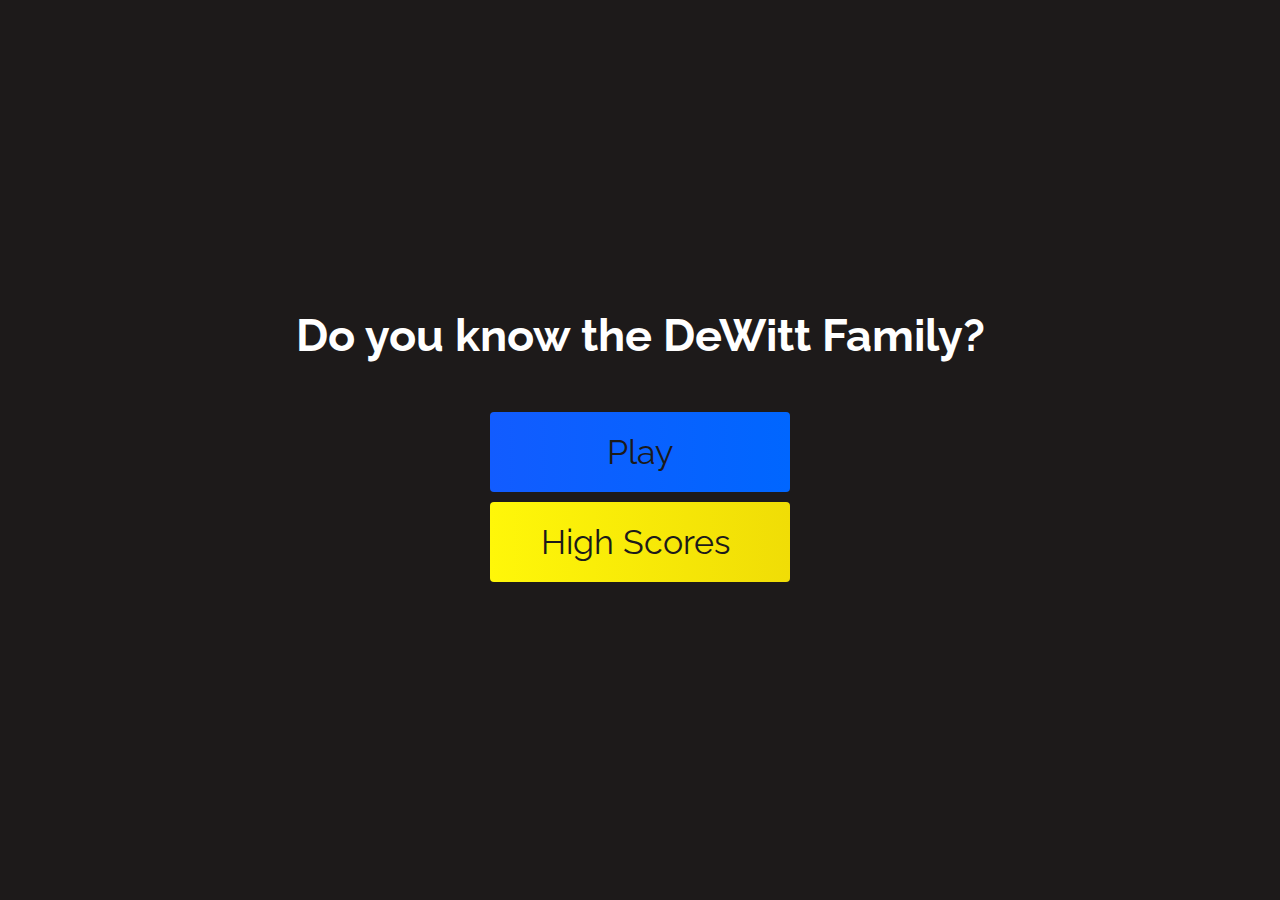
<file: minigame_testing/index.html>
<!DOCTYPE html>
<html lang="en">
<head>
    <meta charset="UTF-8">
    <meta name="viewport" content="width=device-width, initial-scale=1.0">
    <title>Home page</title>
    <link rel="stylesheet" href="style.css">
    <link rel="stylesheet" href="https://use.fontawesome.com/releases/v5.13.1/css/all.css" integrity="sha384-xxzQGERXS00kBmZW/6qxqJPyxW3UR0BPsL4c8ILaIWXva5kFi7TxkIIaMiKtqV1Q" crossorigin="anonymous">
</head>
<body>
    <div class="container">
        <div id="home" class="flex-column flex-center">
            <h1>Do you know the DeWitt Family?</h1>
            <a href="game.html" class="btn">Play</a>
            <a href="highscores.html" id="highscore-btn" class="btn">High Scores<i class="fas fa-crown"></i></a>
        </div>
    </div>
</body>
</html>
</file>
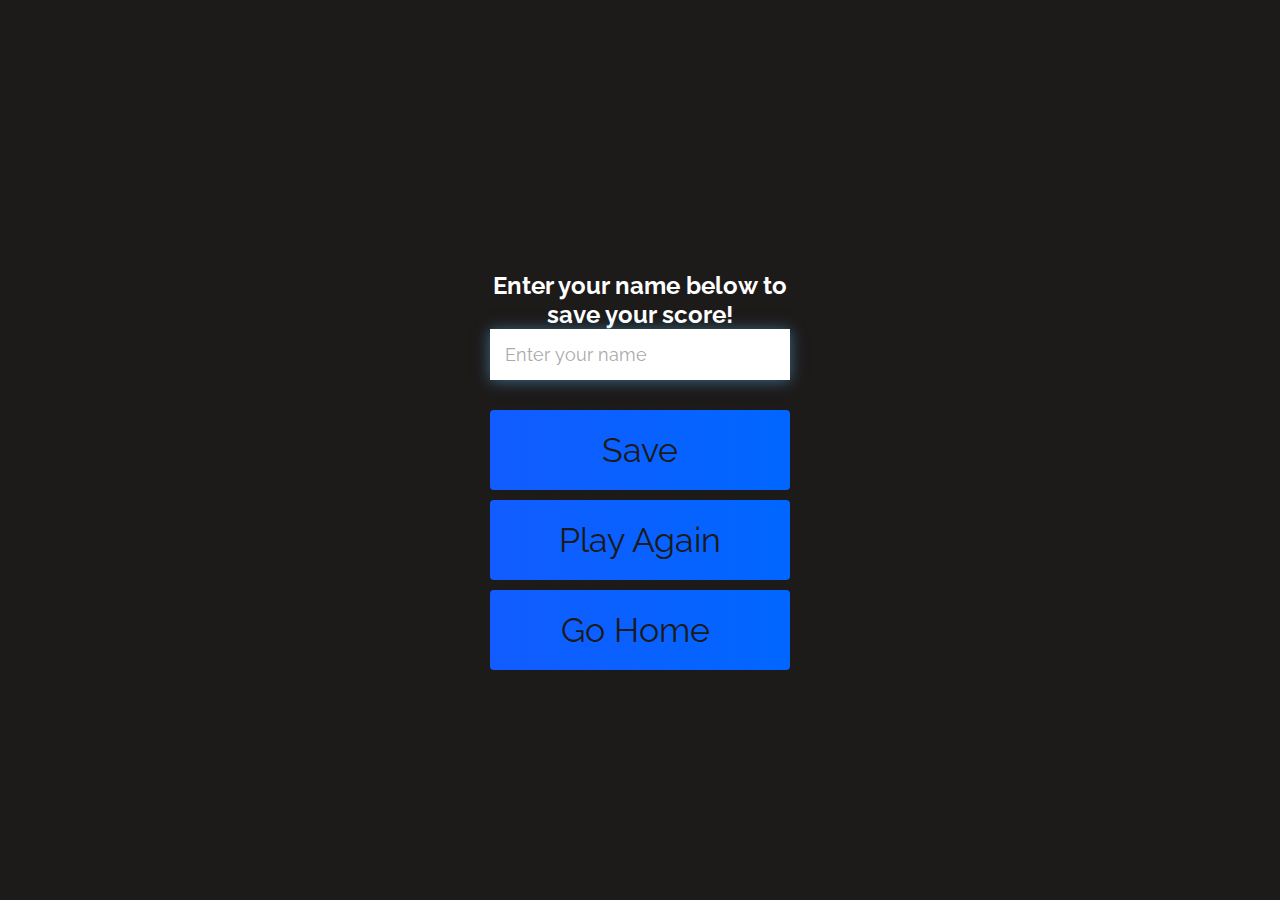
<file: minigame_testing/end.html>
<!DOCTYPE html>
<html lang="en">
<head>
    <meta charset="UTF-8">
    <meta name="viewport" content="width=device-width, initial-scale=1.0">
    <title>Document</title>
    <link rel="stylesheet" href="style.css">
    <link rel="stylesheet" href="https://use.fontawesome.com/releases/v5.13.1/css/all.css" integrity="sha384-xxzQGERXS00kBmZW/6qxqJPyxW3UR0BPsL4c8ILaIWXva5kFi7TxkIIaMiKtqV1Q" crossorigin="anonymous">
</head>
<body>
    <div class="container">
        <div id="end" class="flex-center flex-column">
            <h1 id="finalScore">0</h1>
            <form class="end-form-container">
                <h2 id="end-text">Enter your name below to save your score!</h2>
                <input type="text" name="name" id="username" placeholder="Enter your name">
                <button class="btn" id="saveScoreBtn" type="submit" onclick="saveHighScore(event)" disabled>Save</button>
            </form>
            <a href="game.html" class="btn">Play Again</a>
            <a href="index.html" class="btn">Go Home<i class="fas fa-home"></i></a>
        </div>
    </div>
    <script src="end.js"></script>
</body>
</html>
</file>
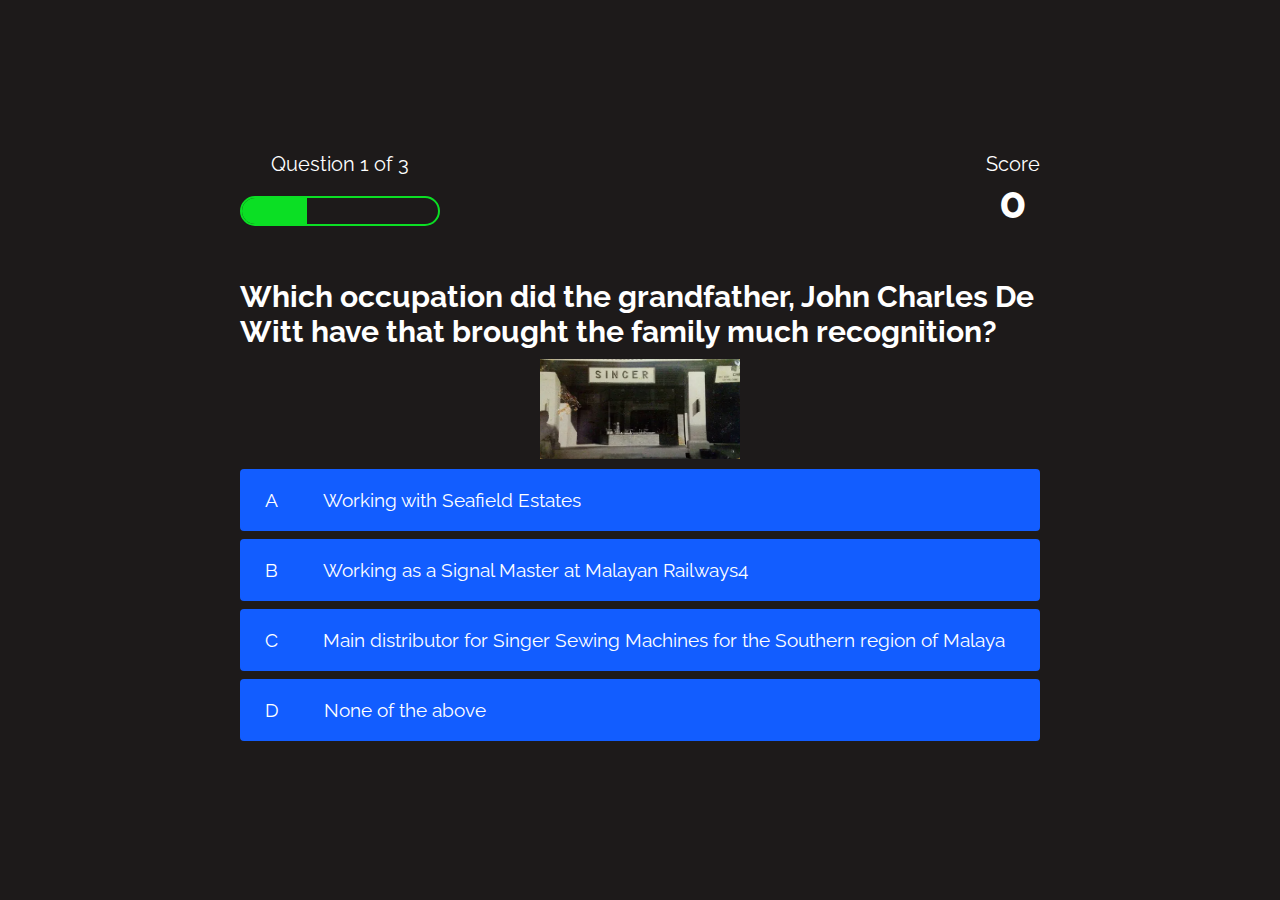
<file: minigame_testing/game.html>
<!DOCTYPE html>
<html lang="en">
<head>
    <meta charset="UTF-8">
    <meta name="viewport" content="width=device-width, initial-scale=1.0">
    <title>Quiz Page</title>
    <link rel="stylesheet" href="style.css">
    <link rel="stylesheet" href="game.css">
</head>
<body>
    <div class="container">
        <div id="game" class="justify-center flex-column">
            <div id="hud">
                <div class="hud-item">
                    <p id="progressText" class="hud-prefix">
                        Question
                    </p>
                    <div id="progressBar">
                        <div id="progressBarFull"></div>
                    </div>
                </div>
                <div class="hud-item">
                    <p class="hud-prefix">
                        Score
                    </p>
                    <h1 class="hud-main-text" id="score">
                        0
                    </h1>
                </div>
            </div>
            <h2 id="question">What is the answer to this question</h2>
            <div class=image-container><img/></div>
            <div class="choice-container">
                <p class="choice-prefix">A</p>
                <p class="choice-text" data-number="1">Choice</p>
            </div>
            <div class="choice-container">
                <p class="choice-prefix">B</p>
                <p class="choice-text" data-number="2">Choice 2</p>
            </div>
            <div class="choice-container">
                <p class="choice-prefix">C</p>
                <p class="choice-text" data-number="3">Choice 3</p>
            </div>
            <div class="choice-container">
                <p class="choice-prefix">D</p>
                <p class="choice-text" data-number="4">Choice 4</p>
            </div>
        </div>
    </div>
    <script src="game.js"></script>
</body>
</html>
</file>
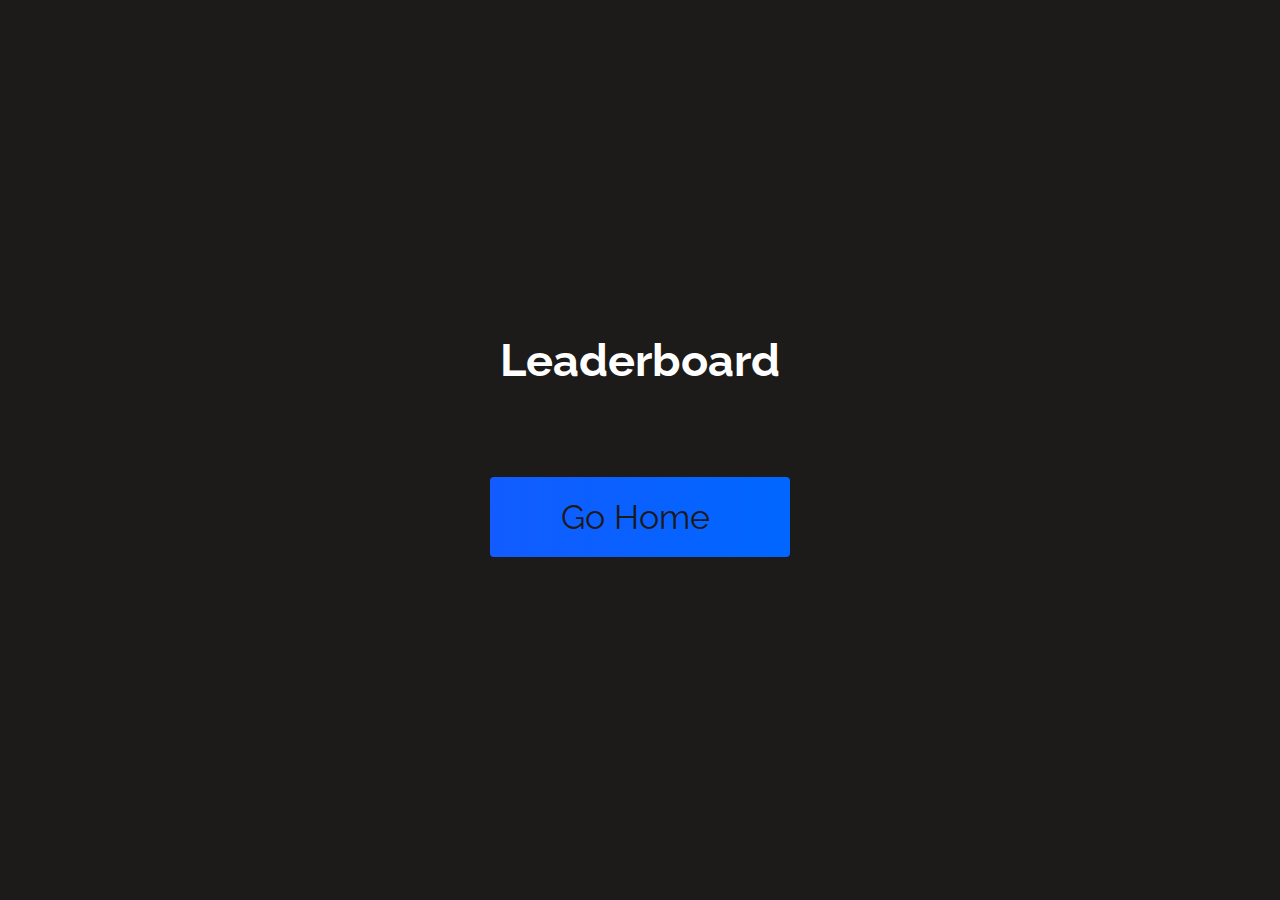
<file: minigame_testing/highscores.html>
<!DOCTYPE html>
<html lang="en">
<head>
    <meta charset="UTF-8">
    <meta name="viewport" content="width=device-width, initial-scale=1.0">
    <title>High Scores</title>
    <link rel="stylesheet" href="style.css">
    <link rel="stylesheet" href="highscores.css">
    <link rel="stylesheet" href="https://use.fontawesome.com/releases/v5.13.1/css/all.css" integrity="sha384-xxzQGERXS00kBmZW/6qxqJPyxW3UR0BPsL4c8ILaIWXva5kFi7TxkIIaMiKtqV1Q" crossorigin="anonymous">
</head>
<body>
    <div class="container">
        <div id="highScores" class="flex-center flex-column">
            <h1 id="finalScore">Leaderboard</h1>
            <ul id="highScoresList"></ul>
            <a href="index.html" class="btn">Go Home<i class="fas fa-home"></i></a>
        </div>
    </div>
    <script src="highscores.js"></script>
</body>
</html>
</file>
<file: minigame_testing/style.css>
@import url('https://fonts.googleapis.com/css2?family=Raleway&display=swap');

:root {
    background-color: rgb(29, 26, 26)
}

* {
    box-sizing: border-box;
    margin: 0;
    padding: 0;
    font-size: 62.5%;
    font-family: 'Raleway';
}

h1 {
    font-size: 4.5rem;
    color: #fff;
    margin-bottom: 5rem;
}

.container {
    width: 100vw;
    height: 100vh;
    display: flex;
    justify-content: center;
    align-items: center;
    max-width: 80rem;
    margin: 0 auto;
    padding: 2rem;
}

.flex-column {
    display: flex;
    flex-direction: column;
}

.flex-center {
    justify-content: center;
    align-items: center;
}

.justify-center {
    justify-content: center;
}

.text-center {
    text-align: center;
}

.hidden {
    display: none;
}

.btn {
    font-size: 3.4rem;
    padding: 2rem 0;
    width: 30rem;
    text-align: center;
    margin-bottom: 1rem;
    text-decoration: none;
    color: rgb(28, 26, 26);
    background: linear-gradient(90deg, rgb(18, 92, 255) 0%, rgb(0, 102, 255) 100%);
    border-radius: 4px;
}

.btn:hover {
    cursor: pointer;
    box-shadow: 0 0.4rem 1.4rem 0 rgba(8, 114, 244, 0.6);
    transition: transform 150ms;
    transform: scale(1.03);
}

.btn[disabled]:hover {
    cursor: not-allowed;
    box-shadow: none;
    transform: none;
}

#highscore-btn {
    background: linear-gradient(90deg, rgb(255, 247, 9) 0%, rgb(240, 221, 6) 100%);
}

#highscore-btn:hover {
    box-shadow: 0 0.4rem 1.4rem 0 rgba(255,255,0,0.5)
}

.fa-crown {
    font-size: 2.5rem;
    margin-left: 1rem;
}

/* End Page CSS */
.end-form-container {
    width: 100%;
    display: flex;
    flex-direction: column;
    align-items: center;
    max-width: 30rem;
}

input {
    margin-bottom: 1rem;
    width: 20rem;
    padding: 1.5rem;
    font-size: 1.8rem;
    border: none;
    box-shadow: 0 0.1rem 1.4rem 0 rgba(86, 185, 235, 0.5);
}

input::placeholder {
    color: #aaa;
}

#username {
    margin-bottom: 3rem;
    width: 100%;
    outline: none;
}

#end-text {
    font-size: 2.4rem;
    color: #fff;
    text-align: center;
}

#saveScoreBtn {
    border: none;
}

.fa-home {
    margin-left: 1rem;
    font-size: 2rem;
    color: rgb(28, 26, 26)
}
</file>
<file: minigame_testing/game.css>
body {
    color: #fff;
}

h2 {
    font-size: 3rem;
    color: #fff;
    margin-bottom: 1rem;
}

.choice-container {
    display: flex;
    margin-bottom: 0.8rem;
    width: 100%;
    border-radius: 4px;
    background: rgb(18, 93, 255);
    font-size: 3rem;
    min-width: 80rem;
}

.choice-container:hover {
    cursor: pointer;
    box-shadow: 0 0.4rem 1.4rem 0 rgba(6, 103, 247, 0.5);
    transform: scale(1.02);
    transform: transform 100ms;
}

.choice-prefix {
    padding: 2rem 2.5rem;
    color: white;
}

.choice-text {
    padding: 2rem;
    width: 100%;
}

.correct {
    background: linear-gradient(32deg, rgba(11, 223, 36) 0%, rgb(41, 232, 111) 100%);
}

.incorrect {
    background: linear-gradient(32deg, rgba(230, 29, 29, 1) 0%, rgb(224, 11, 11, 1) 100%);
}

/* Heads up Display */
#hud {
    display: flex;
    justify-content: space-between;
}

.hud-prefix {
    text-align: center;
    font-size: 2rem;
}

.hud-main-text {
    text-align: center;
}

#progressBar {
    width: 20rem;
    height: 3rem;
    border: 0.2rem solid rgb(11,223,36);
    margin-top: 2rem;
    border-radius: 50px;
    overflow: hidden;
}

#progressBarFull {
    height: 100%;
    background: rgb(11,223,36);
    width: 0%;
}

.image-container {
    display: flex;
    justify-content: center;
    min-width: 20rem;
    min-height: 10rem;
    padding-bottom: 1rem;
}

@media screen and (max-width: 768px) {
    .choice-container {
        min-width: 40rem;
    }
    
}
</file>
<file: minigame_testing/highscores.css>
body {
    color: #fff;
}

#highScoresList {
    list-style: none;
    margin-bottom: 4rem;
}

.high-score {
    font-size: 2.8rem;
    margin-bottom: 0.5rem;
}
</file>
